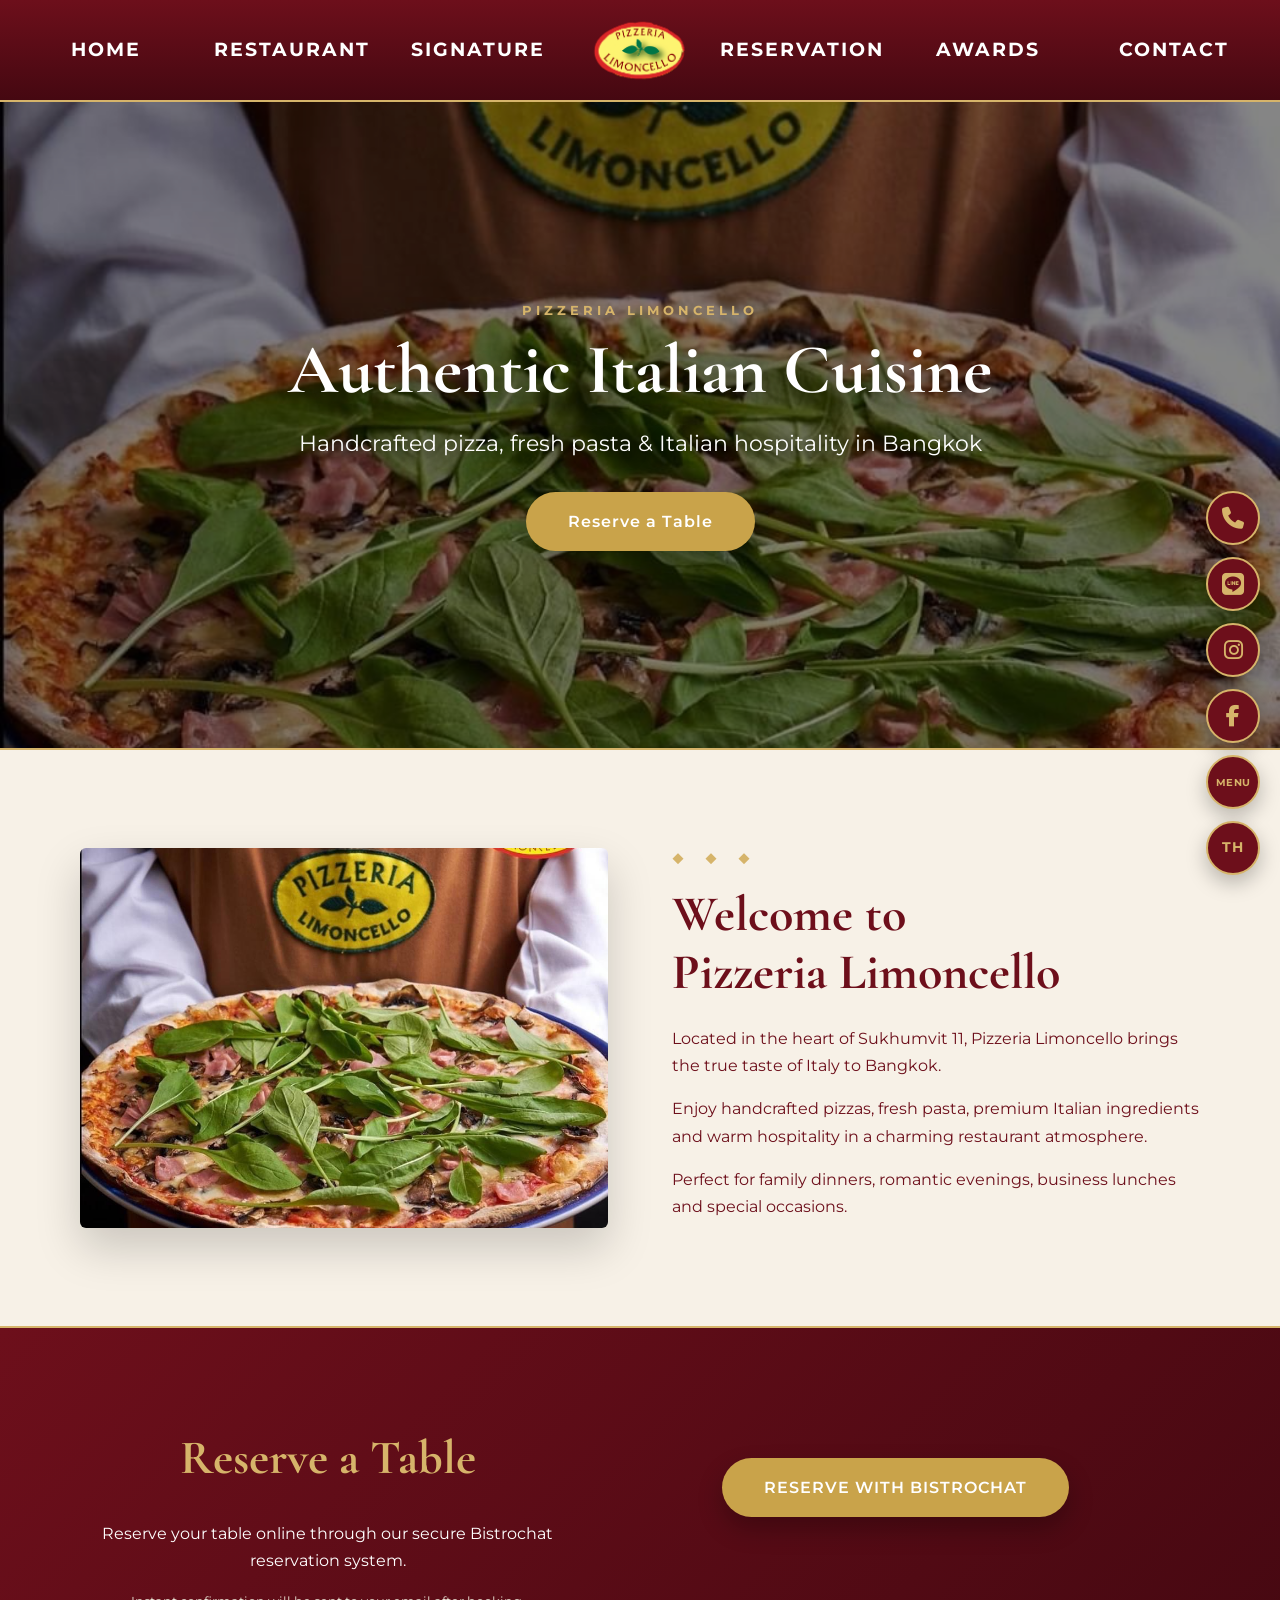
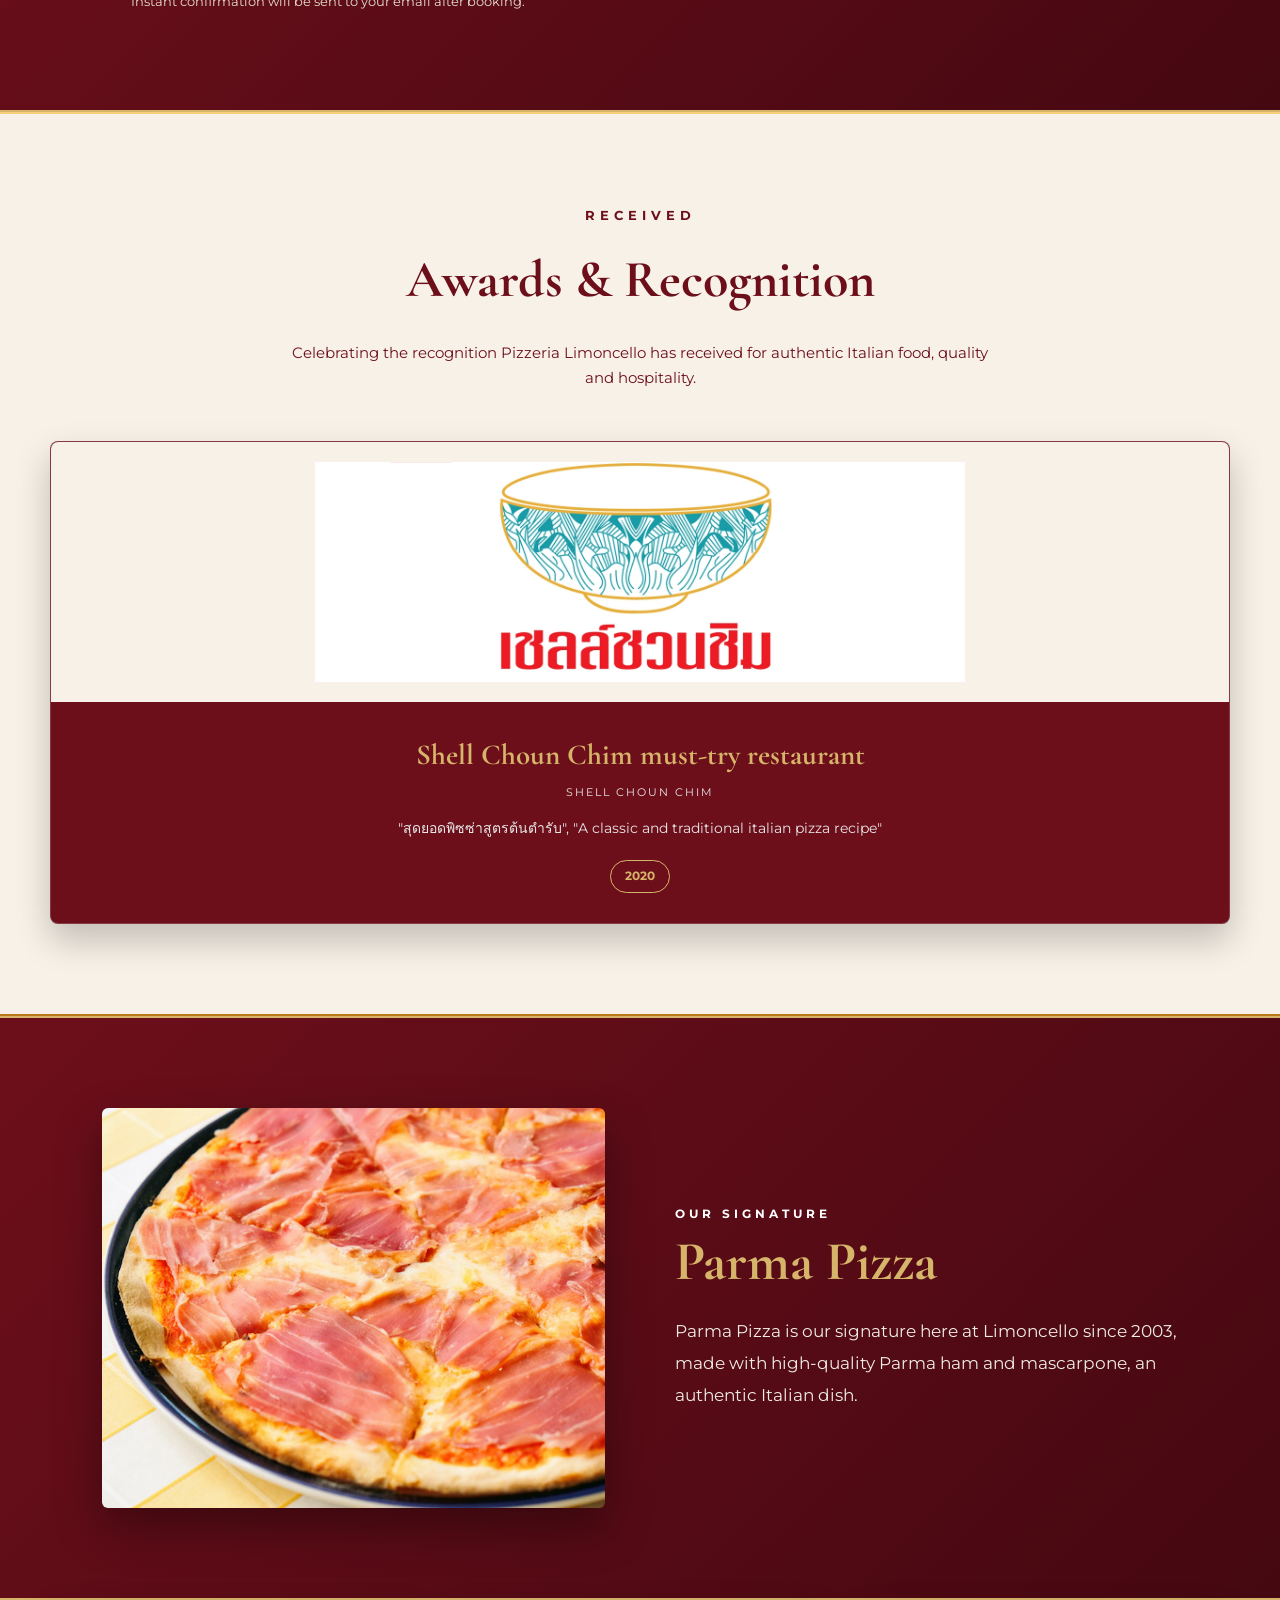
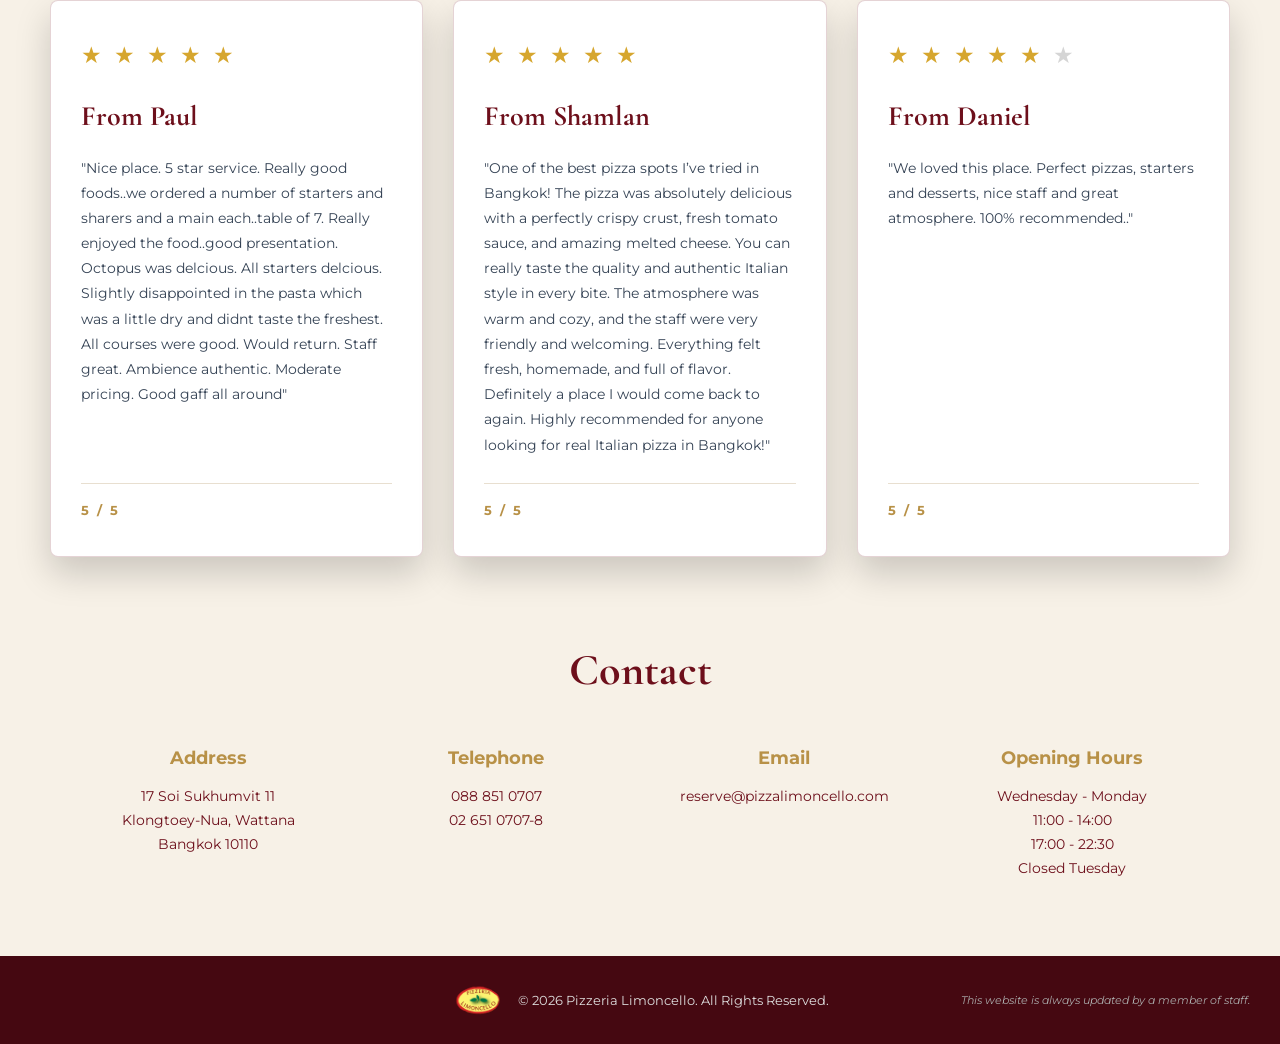
<file: index.html>
<!DOCTYPE html>
<html lang="en">
<head>
  <meta charset="UTF-8" />
  <meta name="viewport" content="width=device-width, initial-scale=1.0" />

  <title>Pizzeria Limoncello | Authentic Italian Restaurant in Bangkok</title>

  <link rel="icon" type="image/png" href="favicon.png">

  <meta
    name="description"
    content="Pizzeria Limoncello is an authentic Italian restaurant in Sukhumvit 11, Bangkok. Enjoy handcrafted pizza, homemade pasta, fine wines and reserve your table online."
  >

  <meta
    name="keywords"
    content="Pizzeria Limoncello, Italian Restaurant Bangkok, Pizza Bangkok, Sukhumvit 11 Restaurant, Italian Food Bangkok"
  >

  <link rel="canonical" href="https://pizzerialimoncello.com/">

  <link rel="preconnect" href="https://fonts.googleapis.com">
  <link rel="preconnect" href="https://fonts.gstatic.com" crossorigin>

  <link
    href="https://fonts.googleapis.com/css2?family=Cormorant+Garamond:wght@600;700&family=Montserrat:wght@400;500;600;700&display=swap"
    rel="stylesheet"
  >

  <link rel="stylesheet" href="style.css">

  <link
    rel="stylesheet"
    href="https://cdnjs.cloudflare.com/ajax/libs/font-awesome/6.7.2/css/all.min.css"
  >

  <script type="application/ld+json">
  {
    "@context": "https://schema.org",
    "@type": "Restaurant",
    "name": "Pizzeria Limoncello",
    "image": "https://pizzerialimoncello.com/logo.png",
    "url": "https://pizzerialimoncello.com/",
    "telephone": "+66 88 851 0707",
    "email": "reserve@pizzalimoncello.com",
    "address": {
      "@type": "PostalAddress",
      "streetAddress": "17 Soi Sukhumvit 11",
      "addressLocality": "Bangkok",
      "postalCode": "10110",
      "addressCountry": "TH"
    },
    "servesCuisine": "Italian",
    "priceRange": "$$$",
    "openingHours": [
      "Mo 11:00-14:00",
      "Mo 17:00-22:30",
      "We 11:00-14:00",
      "We 17:00-22:30",
      "Th 11:00-14:00",
      "Th 17:00-22:30",
      "Fr 11:00-14:00",
      "Fr 17:00-22:30",
      "Sa 11:00-14:00",
      "Sa 17:00-22:30",
      "Su 11:00-14:00",
      "Su 17:00-22:30"
    ],
    "sameAs": [
      "https://www.facebook.com/PizzeriaLimoncello",
      "https://www.instagram.com/pizzeria.limoncello"
    ]
  }
  </script>
</head>

<body>

  <div id="loading-screen">

  <img
    src="logo.png"
    alt="Pizzeria Limoncello Logo"
    class="loading-logo"
  >

  <p class="loading-text">
    since 2003
  </p>

</div>

  <header class="site-header">
    <nav class="navbar" aria-label="Main navigation">

  <a href="#home">HOME</a>

  <a href="#restaurant">RESTAURANT</a>

  <a href="#signature">SIGNATURE</a>

  <a
    class="nav-logo"
    href="#home"
    aria-label="Pizzeria Limoncello home"
  >
    <img
      src="logo.png"
      alt="Pizzeria Limoncello Logo"
    >
  </a>

  <a href="#reservation">RESERVATION</a>

  <a href="#awards">AWARDS</a>

  <a href="#contact">CONTACT</a>

</nav>
  </header>


  <main>

    <!-- HOME -->
    <section id="home" class="hero">

      <div class="hero-shade"></div>

      <div class="hero-content">

        <p class="eyebrow">
          PIZZERIA LIMONCELLO
        </p>

        <h1>
          Authentic Italian Cuisine
        </h1>

        <p class="tagline">
          Handcrafted pizza, fresh pasta &amp; Italian hospitality in Bangkok
        </p>

        <a
          class="gold-btn"
          href="#reservation"
        >
          Reserve a Table
        </a>

      </div>

    </section>


    <!-- RESTAURANT / WELCOME -->
    <section
      id="restaurant"
      class="intro section-light"
    >

      <div class="intro-image">

        <img
          src="pizza.jpg"
          alt="Pizzeria Limoncello pizza"
        >

      </div>


      <div class="intro-text">

        <div class="ornament">
          ◆ ◆ ◆
        </div>

        <h2>
          Welcome to<br>
          Pizzeria Limoncello
        </h2>

        <p>
          Located in the heart of Sukhumvit 11,
          Pizzeria Limoncello brings the true taste of Italy to Bangkok.
        </p>

        <p>
          Enjoy handcrafted pizzas, fresh pasta,
          premium Italian ingredients and warm hospitality
          in a charming restaurant atmosphere.
        </p>

        <p>
          Perfect for family dinners, romantic evenings,
          business lunches and special occasions.
        </p>

      </div>

    </section>


    <!-- RESERVATION -->
    <section
      id="reservation"
      class="reservation"
    >

      <div class="reservation-info">

        <h2>
          Reserve a Table
        </h2>

        <p>
          Reserve your table online through our secure
          Bistrochat reservation system.
        </p>

        <p class="note">
          Instant confirmation will be sent to your email after booking.
        </p>

      </div>


      <div style="text-align:center; margin-top:40px;">

        <a
          href="https://book.bistrochat.com/pizzeria-limoncello"
          target="_blank"
          rel="noopener noreferrer"
          class="gold-btn"
        >
          RESERVE WITH BISTROCHAT
        </a>

      </div>

    </section>

    <!-- AWARDS -->
<section id="awards" class="awards">

  <div class="awards-heading">
    <p class="awards-eyebrow">Received</p>
    <h2>Awards & Recognition</h2>

    <p>
      Celebrating the recognition Pizzeria Limoncello has received
      for authentic Italian food, quality and hospitality.
    </p>
  </div>

    <!-- P marin ครับ วิธีเพิ่ม copy ส่วนข้างล่าง และ paste ลง, เปลี่ยน details และเพิ่ม image -->
      <!-- Start copying from here -->
  <div class="awards-grid">
    <div class="award-card">

      <div class="award-photo">
        <img src="Screenshot 2026-09-01 134141.png" alt="Pizzeria Limoncello Award">
      </div>

      <div class="award-text">

        <h3>Shell Choun Chim must-try restaurant</h3>

        <p class="award-source">
          Shell Choun Chim
        </p>

        <p>
          "สุดยอดพิซซ่าสูตรต้นตำรับ", "A classic and traditional italian pizza recipe"
        </p>

        <span>2020</span>

      </div>

    </div>

  </div>
  <!-- Stop copying here -->
</section>

<!-- SIGNATURE DISH -->
<section id="signature" class="signature">

  <div class="signature-image">
    <img
      src="parmapizza.jpg"
      alt="Parma Pizza at Pizzeria Limoncello"
    >
  </div>

  <div class="signature-text">

    <p class="signature-label">
      OUR SIGNATURE
    </p>

    <h2>
      Parma Pizza
    </h2>

    <p>
      Parma Pizza is our signature here at Limoncello since 2003,
      made with high-quality Parma ham and mascarpone,
      an authentic Italian dish.
    </p>

  </div>

</section>

    <div class="reviews-grid">

  <!-- REVIEW 1 -->
  <div class="review-card">

    <div class="review-stars">
      ★ ★ ★ ★ ★
    </div>

    <h3>From Paul</h3>

    <p>
      "Nice place. 5 star service. Really good foods..we ordered a number
      of starters and sharers and a main each..table of 7. Really enjoyed
      the food..good presentation. Octopus was delcious. All starters
      delcious. Slightly disappointed in the pasta which was a little dry
      and didnt taste the freshest. All courses were good. Would return.
      Staff great. Ambience authentic. Moderate pricing. Good gaff all around"
    </p>

    <div class="review-rating">
      5 / 5
    </div>

  </div>


  <!-- REVIEW 2 -->
  <div class="review-card">

    <div class="review-stars">
      ★ ★ ★ ★ ★
    </div>

    <h3>From Shamlan</h3>

    <p>
      "One of the best pizza spots I’ve tried in Bangkok! The pizza was
      absolutely delicious with a perfectly crispy crust, fresh tomato sauce,
      and amazing melted cheese. You can really taste the quality and authentic
      Italian style in every bite. The atmosphere was warm and cozy, and the
      staff were very friendly and welcoming. Everything felt fresh, homemade,
      and full of flavor. Definitely a place I would come back to again.
      Highly recommended for anyone looking for real Italian pizza in Bangkok!"
    </p>

    <div class="review-rating">
      5 / 5
    </div>

  </div>


  <!-- REVIEW 3 -->
  <div class="review-card">

    <div class="review-stars">
      ★ ★ ★ ★ ★ <span class="empty-star">★</span>
    </div>

    <h3>From Daniel</h3>

    <p>
      "We loved this place. Perfect pizzas, starters and desserts, nice staff and great atmosphere. 100% recommended.."
    </p>

    <div class="review-rating">
      5 / 5
    </div>

  </div>

</div>
    
    <!-- CONTACT -->
    <section
      id="contact"
      class="contact section-light"
    >

      <h2>
        Contact
      </h2>

      <div class="contact-grid">

        <div>
          <h3>Address</h3>

          <p>
            17 Soi Sukhumvit 11<br>
            Klongtoey-Nua, Wattana<br>
            Bangkok 10110
          </p>
        </div>


        <div>
          <h3>Telephone</h3>

          <p>
            088 851 0707<br>
            02 651 0707-8
          </p>
        </div>


        <div>
          <h3>Email</h3>

          <p>
            reserve@pizzalimoncello.com
          </p>
        </div>


        <div>
          <h3>Opening Hours</h3>

          <p>
            Wednesday - Monday<br>
            11:00 - 14:00<br>
            17:00 - 22:30<br>
            Closed Tuesday
          </p>
        </div>

      </div>

    </section>

  </main>


  <!-- FLOATING CONTACT ICONS -->
  <div class="floating-icons">

    <a
      href="tel:0888510707"
      aria-label="Call Pizzeria Limoncello"
    >
      <i class="fa-solid fa-phone"></i>
    </a>


    <a
      href="https://line.me/R/ti/p/@984lpkso"
      target="_blank"
      rel="noopener noreferrer"
      aria-label="Contact Pizzeria Limoncello on LINE"
    >
      <i class="fa-brands fa-line"></i>
    </a>


    <a
      href="https://www.instagram.com/pizzeria.limoncello"
      target="_blank"
      rel="noopener noreferrer"
      aria-label="Pizzeria Limoncello Instagram"
    >
      <i class="fa-brands fa-instagram"></i>
    </a>


    <a
      href="https://www.facebook.com/PizzeriaLimoncello?locale=th_TH"
      target="_blank"
      rel="noopener noreferrer"
      aria-label="Pizzeria Limoncello Facebook"
    >
      <i class="fa-brands fa-facebook-f"></i>
    </a>

    <a
      href="menu.pdf"
      target="_blank"
      rel="noopener noreferrer"
      class="menu-button"
      aria-label="View Pizzeria Limoncello Menu"
      title="View Menu"
    >
      <span>MENU</span>
    </a>
    
    <a
      href="#"
      class="translate-th"
      onclick="translateToThai(); return false;"
      aria-label="Translate website to Thai"
    >
      <span>TH</span>
    </a>
    
  </div>


<footer class="footer">

  <div class="footer-copyright">

    <img
      src="logo.png"
      alt="Pizzeria Limoncello Logo"
    >

    <p>
      © 2026 Pizzeria Limoncello. All Rights Reserved.
    </p>

  </div>

  <p class="footer-update">
    This website is always updated by a member of staff.
  </p>

</footer>


<script src="script.js"></script>

<div id="google_translate_element" style="display:none;"></div>

<script>
function googleTranslateElementInit() {
  new google.translate.TranslateElement(
    {
      pageLanguage: 'en',
      includedLanguages: 'th',
      autoDisplay: false
    },
    'google_translate_element'
  );
}

function translateToThai() {
  const select = document.querySelector('.goog-te-combo');

  if (select) {
    select.value = 'th';
    select.dispatchEvent(new Event('change'));
  }
}
</script>

<script src="https://translate.google.com/translate_a/element.js?cb=googleTranslateElementInit"></script>

</body>
</html>
</file>
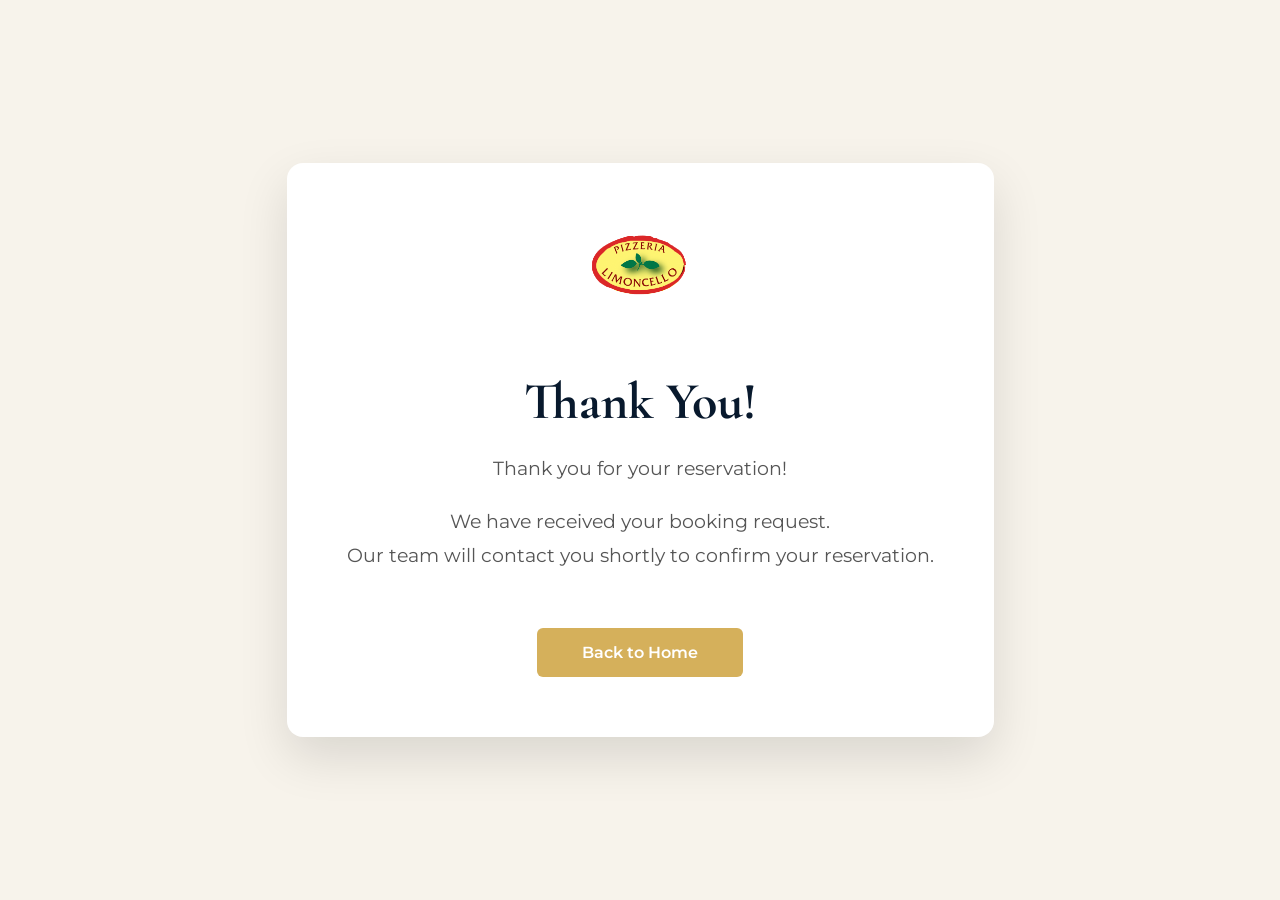
<file: thankyou.html>
<!DOCTYPE html>
<html lang="en">
<head>
<meta charset="UTF-8">
<meta name="viewport" content="width=device-width, initial-scale=1.0">
<title>Reservation Received | Pizzeria Limoncello</title>

<link href="https://fonts.googleapis.com/css2?family=Cormorant+Garamond:wght@600;700&family=Montserrat:wght@400;600&display=swap" rel="stylesheet">

<style>

body{
margin:0;
background:#f7f3eb;
display:flex;
justify-content:center;
align-items:center;
height:100vh;
font-family:Montserrat,sans-serif;
}

.box{
background:white;
padding:60px;
max-width:650px;
border-radius:16px;
text-align:center;
box-shadow:0 20px 50px rgba(0,0,0,.12);
}

img{
width:120px;
margin-bottom:25px;
}

h1{
font-family:"Cormorant Garamond",serif;
font-size:52px;
color:#08192d;
margin-bottom:15px;
}

p{
font-size:19px;
line-height:1.8;
color:#555;
}

a{
display:inline-block;
margin-top:35px;
background:#d5b05b;
padding:15px 45px;
color:white;
text-decoration:none;
font-weight:600;
border-radius:6px;
transition:.3s;
}

a:hover{
background:#be9840;
}

</style>

</head>

<body>

<div class="box">

<img src="logo.png">

<h1>Thank You!</h1>

<p>
Thank you for your reservation!
</p>

<p>
We have received your booking request.<br>
Our team will contact you shortly to confirm your reservation.
</p>

<a href="index.html">Back to Home</a>

</div>

</body>
</html>
</file>
<file: style.css>
:root{
  --navy:#6D0F1B;
  --navy2:#450811;
  --gold:#d6b46a;
  --cream:#f7f1e7;
  --text:#6D0F1B;
  --white:#ffffff;
}
*{margin:0;padding:0;box-sizing:border-box}
html{scroll-behavior:smooth}
body{font-family:'Montserrat',Arial,sans-serif;background:var(--cream);color:var(--text);line-height:1.7}
img{max-width:100%;display:block}
.site-header{position:sticky;top:0;z-index:1000;background:linear-gradient(180deg,var(--navy),var(--navy2));border-bottom:2px solid var(--gold)}
.navbar{
    max-width:1450px;
    margin:auto;
    min-height:100px;
    padding:10px 24px;
    display:grid;
    grid-template-columns:1fr 1fr 1fr auto 1fr 1fr 1fr;
    align-items:center;
    gap:22px;
    text-align:center;
}
.navbar a{color:var(--white);text-decoration:none;font-size:19px;font-weight:700;letter-spacing:2px}
.navbar a:hover{color:var(--gold)}
.nav-logo img{width:115px;margin:auto;background:transparent;border-radius:0;padding:0;box-shadow:none}
.hero{min-height:72vh;position:relative;display:flex;align-items:center;justify-content:center;text-align:center;color:var(--white);background:url('pizza.jpg') center/cover no-repeat;border-bottom:2px solid var(--gold)}
.hero-shade{position:absolute;inset:0;background:rgba(0,0,0,.48)}
.hero-content{position:relative;z-index:2;padding:40px 20px;max-width:900px}
.eyebrow{color:var(--gold);letter-spacing:4px;font-size:13px;font-weight:700;margin-bottom:12px}
h1,h2{font-family:'Cormorant Garamond',Georgia,serif;font-weight:700}
.hero h1{font-size:70px;line-height:1.05;text-shadow:0 6px 25px rgba(0,0,0,.6)}
.tagline{font-size:22px;margin:18px 0 30px;text-shadow:0 3px 15px rgba(0,0,0,.7)}
.gold-btn{display:inline-block;background:var(--gold);color:#6D0F1B;text-decoration:none;padding:16px 42px;font-weight:700;letter-spacing:2px;box-shadow:0 12px 25px rgba(0,0,0,.25)}
.gold-btn:hover{filter:brightness(1.08)}
.section-light{background:var(--cream)}
.intro{display:grid;grid-template-columns:1fr 1fr;gap:64px;align-items:center;max-width:1180px;margin:auto;padding:90px 30px}
.intro-image img{border-radius:6px;box-shadow:0 20px 45px rgba(0,0,0,.18);width:100%;height:380px;object-fit:cover}
.ornament{color:var(--gold);letter-spacing:8px;font-size:20px;margin-bottom:12px}.intro-text h2{font-size:50px;line-height:1.15;margin-bottom:24px}.intro-text p{font-size:16px;margin-bottom:16px}
.reservation{background:linear-gradient(135deg,var(--navy),var(--navy2));color:var(--white);display:grid;grid-template-columns:1fr 1.25fr;gap:60px;padding:90px max(30px,8vw);border-top:2px solid var(--gold);border-bottom:2px solid var(--gold)}
.reservation h2{font-size:48px;color:var(--gold);margin-bottom:24px}.reservation .note{font-size:13px;color:#e6dfd0;margin-top:16px}.reservation-form{display:grid;grid-template-columns:1fr 1fr;gap:16px}.reservation-form input,.reservation-form select,.reservation-form textarea{width:100%;border:0;padding:14px 15px;font-family:'Montserrat',Arial,sans-serif;background:#fff;color:#111}.reservation-form textarea{grid-column:1/3;resize:vertical}.reservation-form button{grid-column:1/3;border:0;background:var(--gold);color:#6D0F1B;padding:16px;font-weight:800;letter-spacing:1.5px;cursor:pointer}.reservation-form button:hover{filter:brightness(1.08)}
.contact{padding:76px 30px;text-align:center}.contact h2{font-size:44px;margin-bottom:35px}.contact-grid{max-width:1120px;margin:auto;display:grid;grid-template-columns:repeat(4,1fr);gap:32px}.contact h3{color:#b89147;margin-bottom:12px;font-size:18px}.contact p{font-size:14px}
.footer {
    background: var(--navy2);
    color: #fff;
    padding: 25px 20px;
}

.footer-copyright {
    display: flex !important;
    flex-direction: row !important;
    align-items: center !important;
    justify-content: center !important;
    gap: 12px !important;
}

.footer-copyright img {
    display: block !important;
    width: 55px !important;
    height: auto !important;
    max-width: 55px !important;
    max-height: 55px !important;
    margin: 0 !important;
    padding: 0 !important;
    object-fit: contain !important;
    flex-shrink: 0;
}

.footer-copyright p {
    margin: 0 !important;
    padding: 0 !important;
    font-size: 13px;
    color: #ddd;
    line-height: 1.4;
}

@media(max-width:900px){.navbar{grid-template-columns:repeat(2,1fr);gap:14px}.nav-logo{grid-column:1/3;grid-row:1}.navbar a{font-size:15px}.hero h1{font-size:45px}.tagline{font-size:17px}.intro,.reservation{grid-template-columns:1fr;padding:64px 22px}.intro-image img{height:300px}.reservation-form{grid-template-columns:1fr}.reservation-form textarea,.reservation-form button{grid-column:1}.contact-grid{grid-template-columns:1fr}.intro-text h2,.reservation h2{font-size:38px}}

.floating-social{
position:fixed;
right:25px;
bottom:25px;
display:flex;
flex-direction:column;
gap:14px;
z-index:9999;
}

.floating-social a{
width:55px;
height:55px;
border-radius:50%;
display:flex;
justify-content:center;
align-items:center;
text-decoration:none;
font-size:24px;
color:#fff;
box-shadow:0 8px 20px rgba(0,0,0,.25);
transition:.3s;
}

.floating-social a:hover{
transform:translateY(-4px) scale(1.08);
}

.floating-social a:nth-child(1){
background:#b8944f;
}

.floating-social a:nth-child(2){
background:#06C755;
}

.floating-social a:nth-child(3){
background:#E4405F;
}

.floating-social a:nth-child(4){
background:#1877F2;
}

.contact-bar{
  position:fixed;
  left:50%;
  bottom:18px;
  transform:translateX(-50%);
  z-index:9999;
  display:flex;
  gap:8px;
  background:rgba(109,15,27,.94);
  padding:10px;
  border-radius:999px;
  box-shadow:0 12px 30px rgba(0,0,0,.35);
}

.contact-bar a{
  color:white;
  text-decoration:none;
  font-size:13px;
  font-weight:700;
  letter-spacing:.5px;
  padding:10px 14px;
  border-radius:999px;
  background:rgba(255,255,255,.08);
}

.contact-bar a:last-child{
  background:#d6b46a;
  color:#6D0F1B;
}

@media(max-width:600px){
  .contact-bar{
    width:94%;
    justify-content:space-between;
  }

  .contact-bar a{
    font-size:12px;
    padding:9px 10px;
  }
}

.floating-icons{
    position:fixed;
    right:20px;
    bottom:25px;
    z-index:9999;

    display:flex;
    flex-direction:column;
    gap:12px;
}

.floating-icons a{
    width:54px;
    height:54px;
    border-radius:50%;
    display:flex;
    justify-content:center;
    align-items:center;

    text-decoration:none;
    color:#d6b46a;

    background:#6D0F1B;
    border:2px solid #d6b46a;

    font-size:22px;

    box-shadow:0 8px 20px rgba(0,0,0,.25);
    transition:.3s;
}

.floating-icons a:hover{
    transform:translateY(-3px);
    background:#d6b46a;
    color:#6D0F1B;
}

/* Mobile */
@media (max-width:768px){

.floating-icons{
    right:16px;
    bottom:20px;
    gap:10px;
}

.floating-icons a{
    width:48px;
    height:48px;
    font-size:20px;
}

}

.gold-btn {
    display: inline-block;
    background: #c9a34a;
    color: #fff;
    padding: 16px 42px;
    text-decoration: none;
    border-radius: 50px;
    font-weight: 600;
    letter-spacing: 1px;
    transition: 0.3s;
}

.gold-btn:hover {
    background: #b58d32;
    transform: translateY(-2px);
}

.reservation-info{
    width:100%;
    max-width:720px;
    margin:0 auto;
    text-align:center;
}

.reservation-info h2{
    margin-bottom:20px;
}

.reservation-info p{
    margin:8px auto;
}

.reservation-info .gold-btn{
    margin-top:30px;
}

/* =========================
   AWARDS & MENTIONS
========================= */

/* =========================
   AWARDS & MENTIONS
========================= */

.awards{
    background:var(--cream);
    padding:90px 30px;
    border-top:2px solid #f5cf78;
    border-bottom:2px solid #b97818;
}

.awards-heading{
    max-width:850px;
    margin:0 auto 50px;
    text-align:center;
    color:#6D0F1B;
}

.awards-eyebrow{
    font-size:13px;
    font-weight:700;
    letter-spacing:5px;
    margin-bottom:10px;
    text-transform:uppercase;
}

.awards-heading h2{
    font-size:52px;
    margin-bottom:15px;
    color:#6D0F1B;
}

.awards-heading > p:last-child{
    font-size:15px;
    max-width:700px;
    margin:auto;
}


/* Automatically adjusts when more awards are added */
.awards-grid{
    max-width:1180px;
    margin:auto;

    display:grid;
    grid-template-columns:repeat(auto-fit, minmax(260px, 1fr));
    gap:26px;
}


.award-card{
    background:#6D0F1B;
    color:white;

    border:1px solid rgba(255,255,255,.18);
    border-radius:8px;

    overflow:hidden;

    box-shadow:0 16px 35px rgba(0,0,0,.22);

    transition:.3s;
}

.award-card:hover{
    transform:translateY(-6px);
    box-shadow:0 22px 45px rgba(0,0,0,.30);
}


.award-photo{
    background:#f7f1e7;
    display:flex;
    align-items:center;
    justify-content:center;
    padding:20px;
}

.award-photo img{
    width:auto;
    height:auto;
    max-width:100%;
    max-height:220px;
    object-fit:contain;
}

.award-text{
    padding:28px 24px 30px;
    text-align:center;
}

.award-text h3{
    font-family:'Cormorant Garamond',Georgia,serif;
    color:#d6b46a;
    font-size:29px;
    margin-bottom:4px;
}

.award-source{
    text-transform:uppercase;
    letter-spacing:2px;
    font-size:11px !important;
    color:#e5b758;
    margin-bottom:15px;
}

.award-text p{
    font-size:14px;
    color:#e7e7e7;
    line-height:1.7;
}

.award-text span{
    display:inline-block;

    margin-top:20px;
    padding:5px 14px;

    border:1px solid #d6b46a;
    border-radius:20px;

    color:#d6b46a;

    font-size:12px;
    font-weight:700;
}


/* MOBILE */
@media(max-width:900px){

    .awards{
        padding:65px 22px;
    }

    .awards-heading h2{
        font-size:40px;
    }

    .awards-grid{
        grid-template-columns:1fr;
        max-width:550px;
    }

    .award-photo{
        height:240px;
    }
}


/* MOBILE */
@media(max-width:900px){

    .awards{
        padding:65px 22px;
    }

    .awards-heading h2{
        font-size:40px;
    }

    .awards-grid{
        grid-template-columns:1fr;
        max-width:550px;
    }

    .award-photo{
        height:240px;
    }
}

/* =========================
   SIGNATURE DISH
========================= */

.signature{
    background:linear-gradient(135deg, var(--navy), var(--navy2));
    color:white;

    display:grid;
    grid-template-columns:1fr 1fr;
    align-items:center;

    gap:70px;
    padding:90px max(30px,8vw);

    border-top:2px solid var(--gold);
    border-bottom:2px solid var(--gold);
}

.signature-image img{
    width:100%;
    height:400px;
    object-fit:cover;

    border-radius:6px;

    box-shadow:0 20px 45px rgba(0,0,0,.35);
}

.signature-text{
    max-width:600px;
}

.signature-label{
    color:#fff;
    font-size:12px;
    font-weight:700;
    letter-spacing:4px;
    margin-bottom:8px;
}

.signature-text h2{
    color:var(--gold);
    font-size:55px;
    line-height:1.1;
    margin-bottom:22px;
}

.signature-text > p:last-child{
    color:#f0ece4;
    font-size:17px;
    line-height:1.9;
    text-align:left;
}


/* MOBILE */
@media(max-width:900px){

    .signature{
        grid-template-columns:1fr;
        gap:35px;
        padding:65px 22px;
    }

    .signature-image img{
        height:300px;
    }

    .signature-text{
        text-align:center;
        margin:auto;
    }

    .signature-text h2{
        font-size:43px;
    }

    .signature-text > p:last-child{
        text-align:center;
    }
}

/* =========================
   GUEST REVIEWS
========================= */

.reviews{
    background:linear-gradient(
        135deg,
        #e4a82f,
        #d98c20,
        #f0ba45
    );

    padding:80px 30px 90px;

    border-top:2px solid #f5cf78;
    border-bottom:2px solid #b97818;
}

.reviews-heading{
    text-align:center;
    margin-bottom:45px;
}

.reviews-eyebrow{
    color:#6D0F1B;
    font-size:12px;
    font-weight:700;
    letter-spacing:4px;
    margin-bottom:8px;
}

.reviews-heading h2{
    color:#6D0F1B;
    font-size:48px;
}


/* REVIEW LAYOUT */

.reviews-grid{
    max-width:1180px;
    margin:auto;

    display:grid;
    grid-template-columns:repeat(3,1fr);
    gap:30px;
}


/* INDIVIDUAL REVIEW BOX */

.review-card{
    background:#ffffff;

    border:1px solid rgba(109,15,27,.18);
    border-radius:8px;

    padding:35px 30px;

    box-shadow:0 16px 35px rgba(0,0,0,.18);

    display:flex;
    flex-direction:column;

    transition:.3s;
}

.review-card:hover{
    transform:translateY(-5px);
    box-shadow:0 22px 45px rgba(0,0,0,.25);
}


/* STARS */

.review-stars{
    color:#d6a62e;
    font-size:23px;
    letter-spacing:3px;
    margin-bottom:18px;
}

.empty-star{
    color:#d5d5d5;
}


/* REVIEWER NAME */

.review-card h3{
    font-family:'Cormorant Garamond',Georgia,serif;
    color:#6D0F1B;
    font-size:28px;
    margin-bottom:15px;
}


/* REVIEW TEXT */

.review-card p{
    color:#354355;
    font-size:14px;
    line-height:1.8;
    margin-bottom:25px;

    flex-grow:1;
}


/* SCORE AT BOTTOM */

.review-rating{
    color:#b89147;

    font-size:13px;
    font-weight:700;
    letter-spacing:2px;

    padding-top:15px;

    border-top:1px solid #e8dfd0;
}


/* MOBILE */

@media(max-width:900px){

    .reviews{
        padding:60px 22px;
    }

    .reviews-heading h2{
        font-size:40px;
    }

    .reviews-grid{
        grid-template-columns:1fr;
        max-width:550px;
    }

}

.footer{
    position:relative;
    display:flex;
    align-items:center;
    justify-content:center;
}

.footer-update{
    position:absolute;
    right:30px;
    margin:0;
    font-size:11px;
    color:#aaa;
    font-style:italic;
}

/* Mobile */
@media(max-width:768px){
    .footer{
        flex-direction:column;
        gap:12px;
    }

    .footer-update{
        position:static;
        text-align:center;
    }
}

.translate-th span{
    font-family:'Montserrat',Arial,sans-serif;
    font-size:14px;
    font-weight:700;
    letter-spacing:1px;
}


/* =========================
   LOADING SCREEN
========================= */

#loading-screen{
    position:fixed;
    inset:0;
    background:#6D0F1B;

    display:flex;
    flex-direction:column;
    align-items:center;
    justify-content:center;

    z-index:999999;

    opacity:1;
    visibility:visible;

    animation:hideLoadingScreen 1s ease 3s forwards;
}


/* LOGO */

.loading-logo{
    width:160px;
    height:auto;
    margin-bottom:20px;

    animation:loadingLogo 1.2s ease;
}


/* SINCE 2003 */

.loading-text{
    color:#d6b46a;

    font-family:'Cormorant Garamond', Georgia, serif;

    font-size:24px;
    font-weight:700;

    letter-spacing:6px;

    animation:loadingText 1.5s ease;
}


/* LOGO APPEARS */

@keyframes loadingLogo{

    from{
        opacity:0;
        transform:scale(.85);
    }

    to{
        opacity:1;
        transform:scale(1);
    }

}


/* TEXT APPEARS */

@keyframes loadingText{

    from{
        opacity:0;
        transform:translateY(10px);
    }

    to{
        opacity:1;
        transform:translateY(0);
    }

}


/* WHOLE SCREEN DISAPPEARS */

@keyframes hideLoadingScreen{

    0%{
        opacity:1;
        visibility:visible;
    }

    99%{
        opacity:0;
        visibility:visible;
    }

    100%{
        opacity:0;
        visibility:hidden;
        pointer-events:none;
    }

}

.menu-button span{
    font-family:'Montserrat',Arial,sans-serif;
    font-size:10px;
    font-weight:700;
    letter-spacing:.5px;
}
</file>
